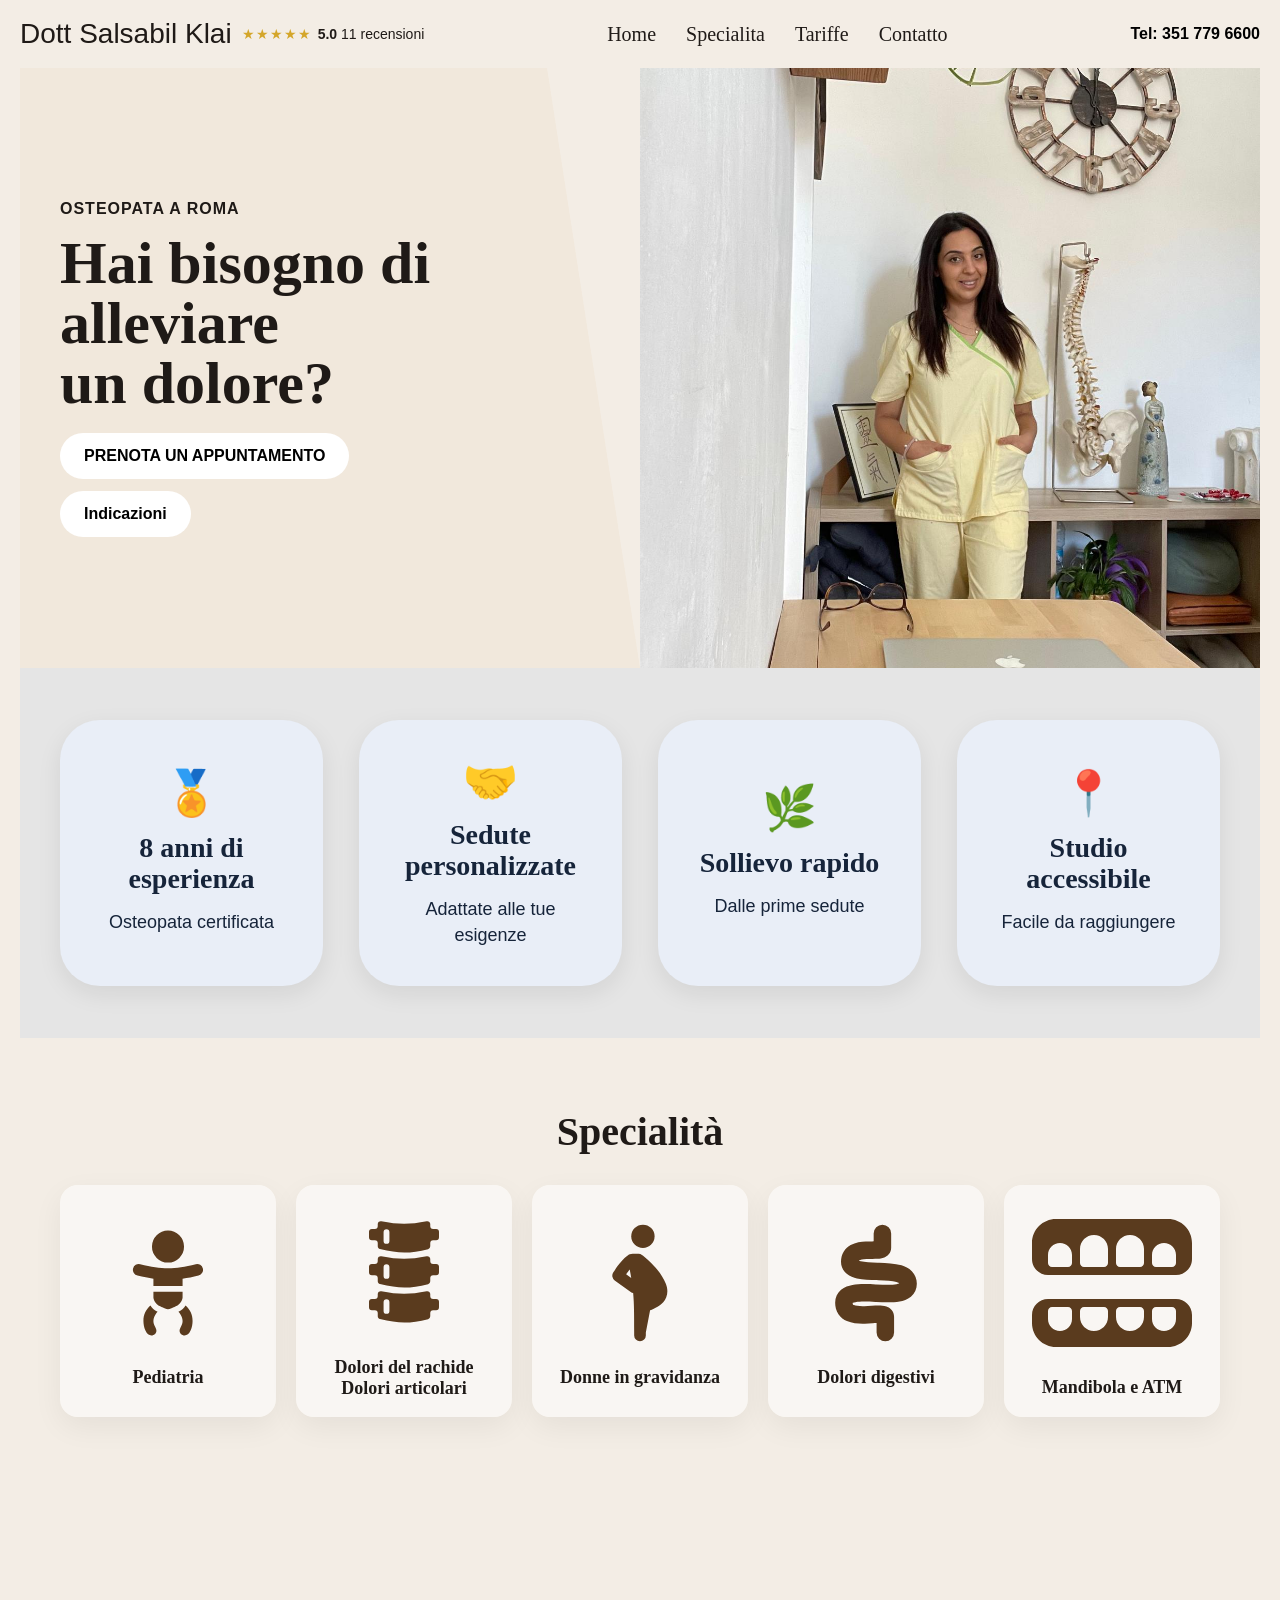
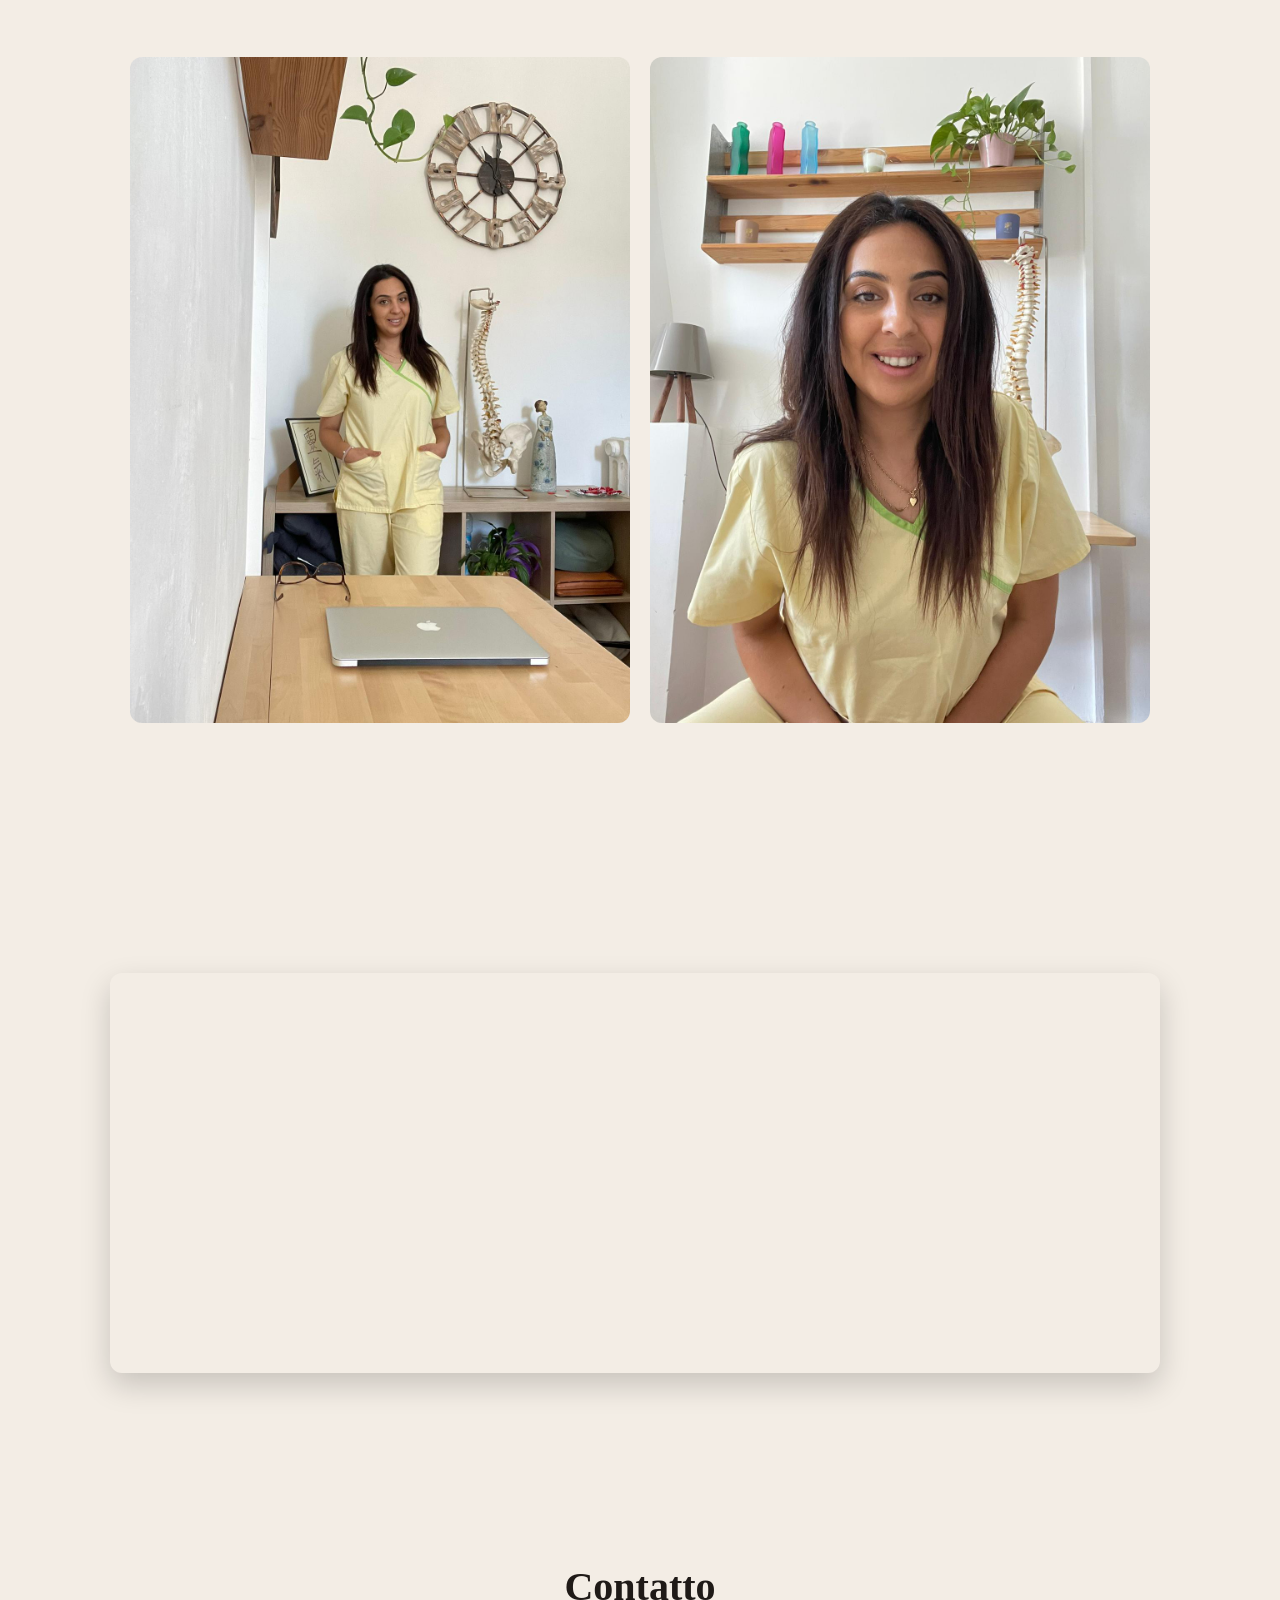
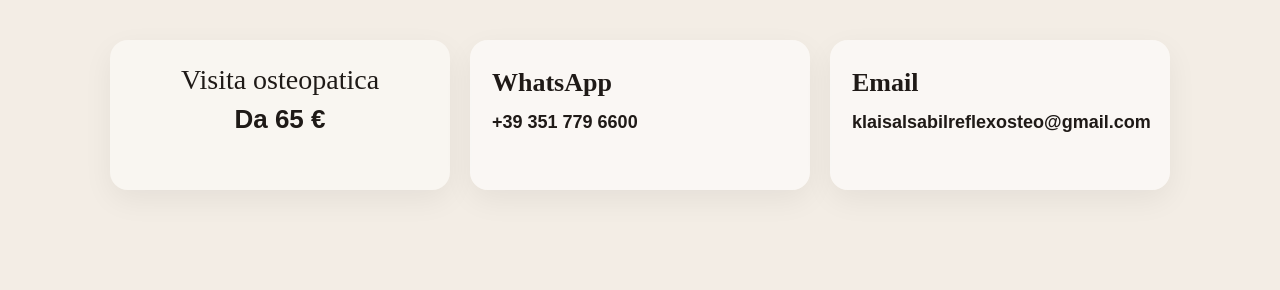
<file: index.html>
<!DOCTYPE html>
<html lang="it">
<head>
  <meta charset="UTF-8" />
  <meta name="viewport" content="width=device-width, initial-scale=1.0" />
  <title>Dott Salsabil Klai</title>
  <link rel="stylesheet" href="styles.css" />
	<script>
	(function(w,d,s,l,i){w[l]=w[l]||[];w[l].push({'gtm.start':
	new Date().getTime(),event:'gtm.js'});var f=d.getElementsByTagName(s)[0],
	j=d.createElement(s),dl=l!='dataLayer'?'&l='+l:'';j.async=true;j.src=
	'https://www.googletagmanager.com/gtm.js?id=GTM-NQ3K4BLM'+dl;f.parentNode.insertBefore(j,f);
	})(window,document,'script','dataLayer','GTM-NQ3K4BLM');
	</script>
</head>
<body>
	<noscript>
<iframe src="https://www.googletagmanager.com/ns.html?id=GTM-NQ3K4BLM"
height="0" width="0" style="display:none;visibility:hidden"></iframe>
</noscript>
  <div class="page" id="home">
	<header class="header">
	  <div class="brand-wrap">
		<div class="brand">Dott Salsabil Klai</div>

		<a class="rating" href="https://share.google/7fMVXIQPK9XBkM8dC" target="_blank" rel="noopener noreferrer">
		  <span class="stars">★★★★★</span>
		  <span><strong>5.0</strong> 11 recensioni</span>
		</a>
	  </div>

	  <nav class="nav">
		<a href="#home">Home</a>
		<a href="#specialita">Specialita</a>
		<a href="#tariffe">Tariffe</a>
		<a href="#contatto">Contatto</a>
	  </nav>
	
	<div class="phone">
    	<a href="tel:+393517796600" style="color: black; text-decoration: none;">Tel: 351 779 6600</a>
	</div>
	</header>

	<section class="hero">
	  <div class="left">
		<div class="eyebrow">OSTEOPATA A ROMA</div>
		<h1 class="title">Hai bisogno di alleviare<br />un dolore?</h1>

	<a class="track-booking"
href="https://www.miodottore.it/salsabil-klai/osteopata-fisioterapista/roma"
target="_blank"
rel="noopener noreferrer"
style="margin-bottom: 12px;">
PRENOTA UN APPUNTAMENTO
</a>

<a class="track-booking" href="https://www.google.com/maps/dir/?api=1&destination=41.9074689,12.4606404" target="_blank" rel="noopener">
        Indicazioni
      </a>
	
	</div>

	  <div class="right"></div>
	</section>
	<section class="features">
	  <div class="feature-card">
		<div class="icon">🏅</div>
		<h3>8 anni di esperienza</h3>
		<p>Osteopata certificata</p>
	  </div>

	  <div class="feature-card">
		<div class="icon">🤝</div>
		<h3>Sedute personalizzate</h3>
		<p>Adattate alle tue esigenze</p>
	  </div>

	  <div class="feature-card">
		<div class="icon">🌿</div>
		<h3>Sollievo rapido</h3>
		<p>Dalle prime sedute</p>
	  </div>

	  <div class="feature-card">
		<div class="icon">📍</div>
		<h3>Studio accessibile</h3>
		<p>Facile da raggiungere</p>
	  </div>
	</section>

	<section class="badges-section" id="specialita">
	  <h2>Specialità</h2>

	  <div class="badges-grid">
		<a href="pediatria.html" class="badge-item">
		<div class="icon-wrap">
			<img src="./pediatria.svg" alt="pediatria" />
		</div>
		<span>Pediatria</span>
		</a>
		

		<a href="dolori-rachide.html" class="badge-item">
		<div class="icon-wrap">
			<img src="./dolori-rachide.svg" alt="Dolori del rachide" />
		</div>
		<span>Dolori del rachide Dolori articolari</span>
		</a>

		<a href="donne-in-gravidanza.html" class="badge-item">
		<div class="icon-wrap">
			<img src="./donne-in-gravidanza.svg" alt="Donne in gravidanza" />
		</div>
		<span>Donne in gravidanza</span>
		</a>
		
		<a href="dolori-digestivi.html" class="badge-item">
		<div class="icon-wrap">
			<img src="./dolori-digestivi.svg" alt="Dolori digestivi" />
		</div>
		<span>Dolori digestivi</span>
		</a>

		<a href="atm.html" class="badge-item">
		<div class="icon-wrap">
			<img src="./atm1.svg" alt="atm" />
		</div>
		<span>Mandibola e ATM</span>
		</a>

		

	  </div>
	</section>
	<div class="badges-text">
		<section class="section" id="gallery">
    <div class="gallery-grid">
        <a href="descr.html">
            <img src="salsa1.jpeg" alt="Foto 1" />
        </a>
        <a href="descr.html">
            <img src="salsa2.jpeg" alt="Foto 2" />
        </a>
    </div>
</section>

	<section class="section" id="tariffe">
		<div class="map-frame">
	<iframe
src="https://www.google.com/maps/embed?pb=!1m18!1m12!1m3!1d2969.1!2d12.4547082!3d41.9153157!2m3!1f0!2f0!3f0!3m2!1i1024!2i768!4f13.1!3m3!1m2!1s0x132f61633d03b193:0xb9ec300e9d42ca29!2sDott.ssa+in+osteopatia+fisioterapia+Salsabil+Klai!5e0!3m2!1sen!2sit!4v1"
loading="lazy"
referrerpolicy="no-referrer-when-downgrade"
title="Mappa Studio Osteopatico"
aria-hidden="false"
tabindex="0"></iframe>
	</div>
	  
	</section>

	<section class="section contact-section" id="contatto">
	  <h2>Contatto</h2>

	  <div class="contact-grid">
			 	<div class="price-box">
			<div class="service">Visita osteopatica</div>
			<div class="price">Da 65 €</div>
	  	</div>

		<div class="contact-card">
		  <h3>WhatsApp</h3>
		  <a href="https://wa.me/393517796600" target="_blank" rel="noopener noreferrer">
			+39 351 779 6600
		  </a>
		</div>

		<div class="contact-card">
		  <h3>Email</h3>
		  <a href="mailto:klaisalsabilreflexosteo@gmail.com">
			klaisalsabilreflexosteo@gmail.com
		  </a>
		</div>
	  </div>
	</section>
  </div>
	<script>
	document.querySelectorAll(".badge-item").forEach(item => {
		const content = item.querySelector(".badge-hidden");

		item.addEventListener("click", () => {
		if (item.classList.contains("active")) {
			content.style.height = "0px";
			item.classList.remove("active");
		} else {
			content.style.height = content.scrollHeight + "px";
			item.classList.add("active");
		}
		});
	});
	</script>
</body>
</html>
</file>
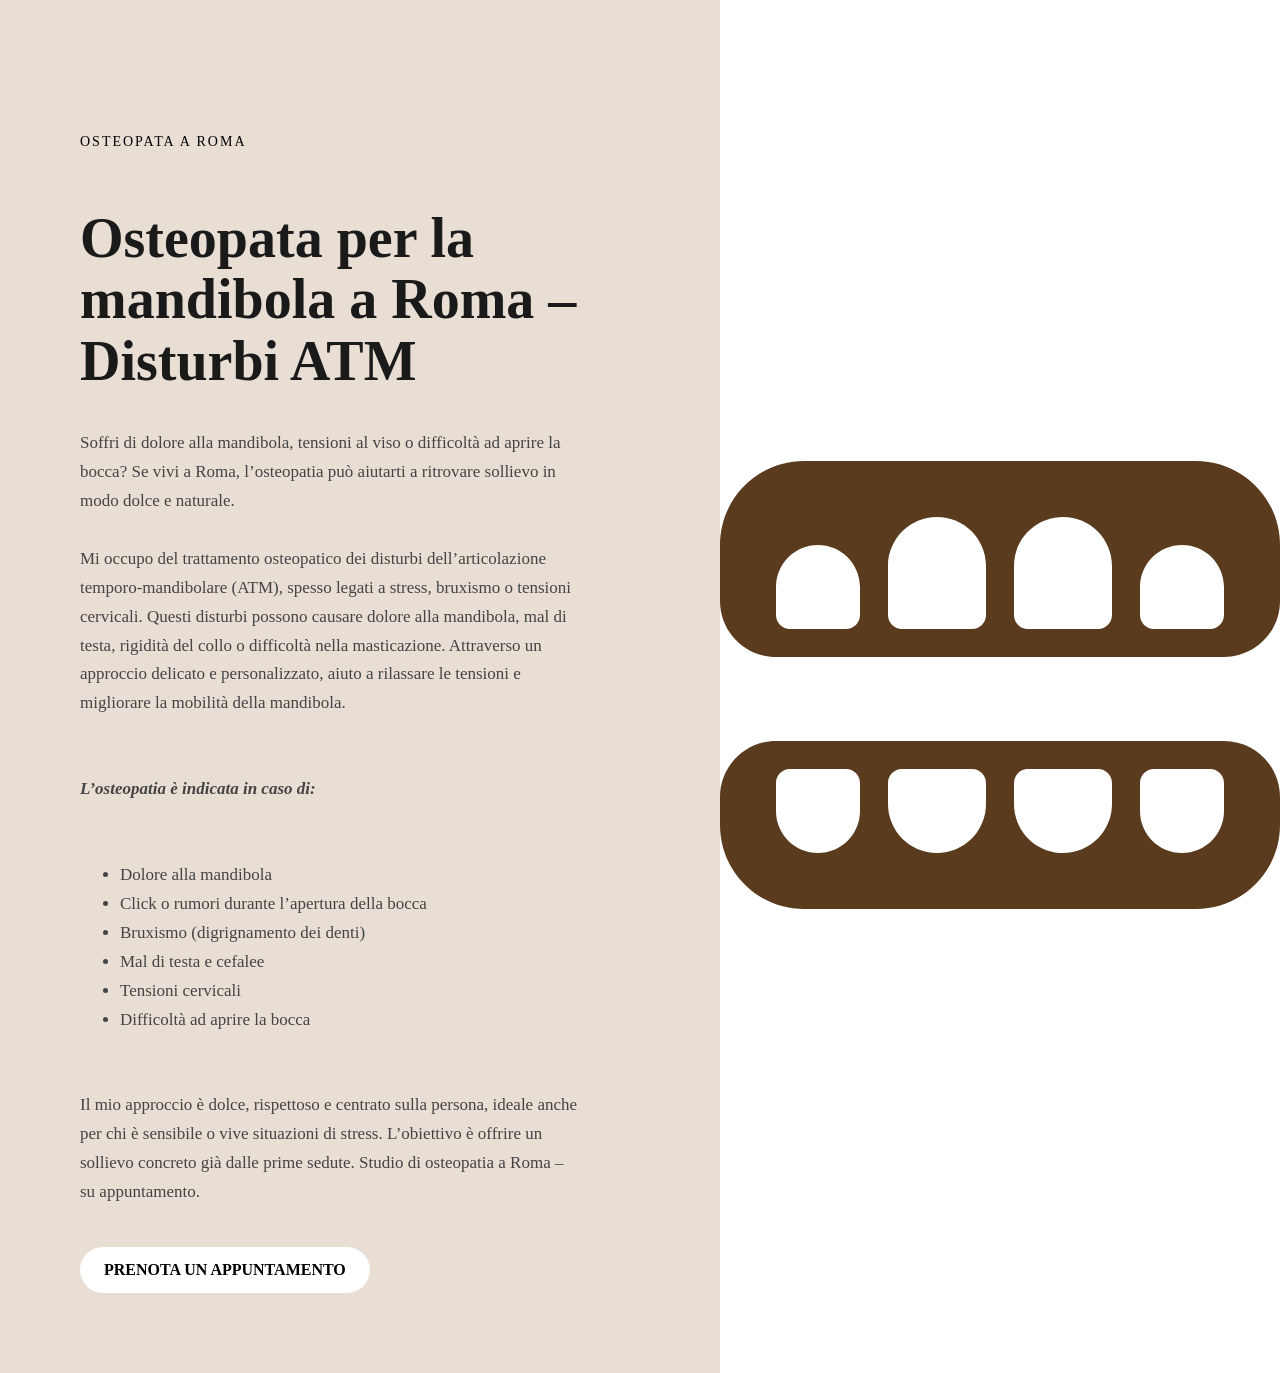
<file: atm.html>
<!DOCTYPE html>
<html lang="it">
<head>
  <meta name="viewport" content="width=device-width, initial-scale=1.0">
  <meta charset="UTF-8">
  <title>Dolori digestivi</title>
  <style>
    .hero-text {
      font-size: 6px;
    }
  </style>
  <link rel="stylesheet" href="otherstyles.css">
  	<script>
	(function(w,d,s,l,i){w[l]=w[l]||[];w[l].push({'gtm.start':
	new Date().getTime(),event:'gtm.js'});var f=d.getElementsByTagName(s)[0],
	j=d.createElement(s),dl=l!='dataLayer'?'&l='+l:'';j.async=true;j.src=
	'https://www.googletagmanager.com/gtm.js?id=GTM-NQ3K4BLM'+dl;f.parentNode.insertBefore(j,f);
	})(window,document,'script','dataLayer','GTM-NQ3K4BLM');
	</script>
</head>
<body>
<noscript>
<iframe src="https://www.googletagmanager.com/ns.html?id=GTM-NQ3K4BLM"
height="0" width="0" style="display:none;visibility:hidden"></iframe>
</noscript>
  <div class="page">

    <div class="hero">
  <div class="hero-left">
    <p class="subtitle">OSTEOPATA A ROMA</p>

<h1 class="hero-title">
  Osteopata per la mandibola a Roma – Disturbi ATM
</h1>

<p class="hero-text">
  Soffri di dolore alla mandibola, tensioni al viso o difficoltà ad aprire la bocca? Se vivi a Roma,
  l’osteopatia può aiutarti a ritrovare sollievo in modo dolce e naturale.
  <br><br>
  Mi occupo del trattamento osteopatico dei disturbi dell’articolazione temporo-mandibolare (ATM),
  spesso legati a stress, bruxismo o tensioni cervicali. Questi disturbi possono causare dolore alla
  mandibola, mal di testa, rigidità del collo o difficoltà nella masticazione. Attraverso un approccio
  delicato e personalizzato, aiuto a rilassare le tensioni e migliorare la mobilità della mandibola.
</p>

<p class="hero-text"><strong><em>L’osteopatia è indicata in caso di:</em></strong></p>

<ul class="hero-text">
  <li>Dolore alla mandibola</li>
  <li>Click o rumori durante l’apertura della bocca</li>
  <li>Bruxismo (digrignamento dei denti)</li>
  <li>Mal di testa e cefalee</li>
  <li>Tensioni cervicali</li>
  <li>Difficoltà ad aprire la bocca</li>
</ul>

<p class="hero-text">
  Il mio approccio è dolce, rispettoso e centrato sulla persona, ideale anche per chi è sensibile o vive
  situazioni di stress. L’obiettivo è offrire un sollievo concreto già dalle prime sedute. Studio di
  osteopatia a Roma – su appuntamento.
</p>

<a 
  class="track-booking" 
  href="https://www.miodottore.it/salsabil-klai/osteopata-fisioterapista/roma" 
  target="_blank" 
  rel="noopener noreferrer">
  PRENOTA UN APPUNTAMENTO
</a>
  </div>

  <div class="hero-right">
<img src="./atm1.svg" alt="Osteopata">
  </div>
</div>
  </div>

</body>
</html>
</file>
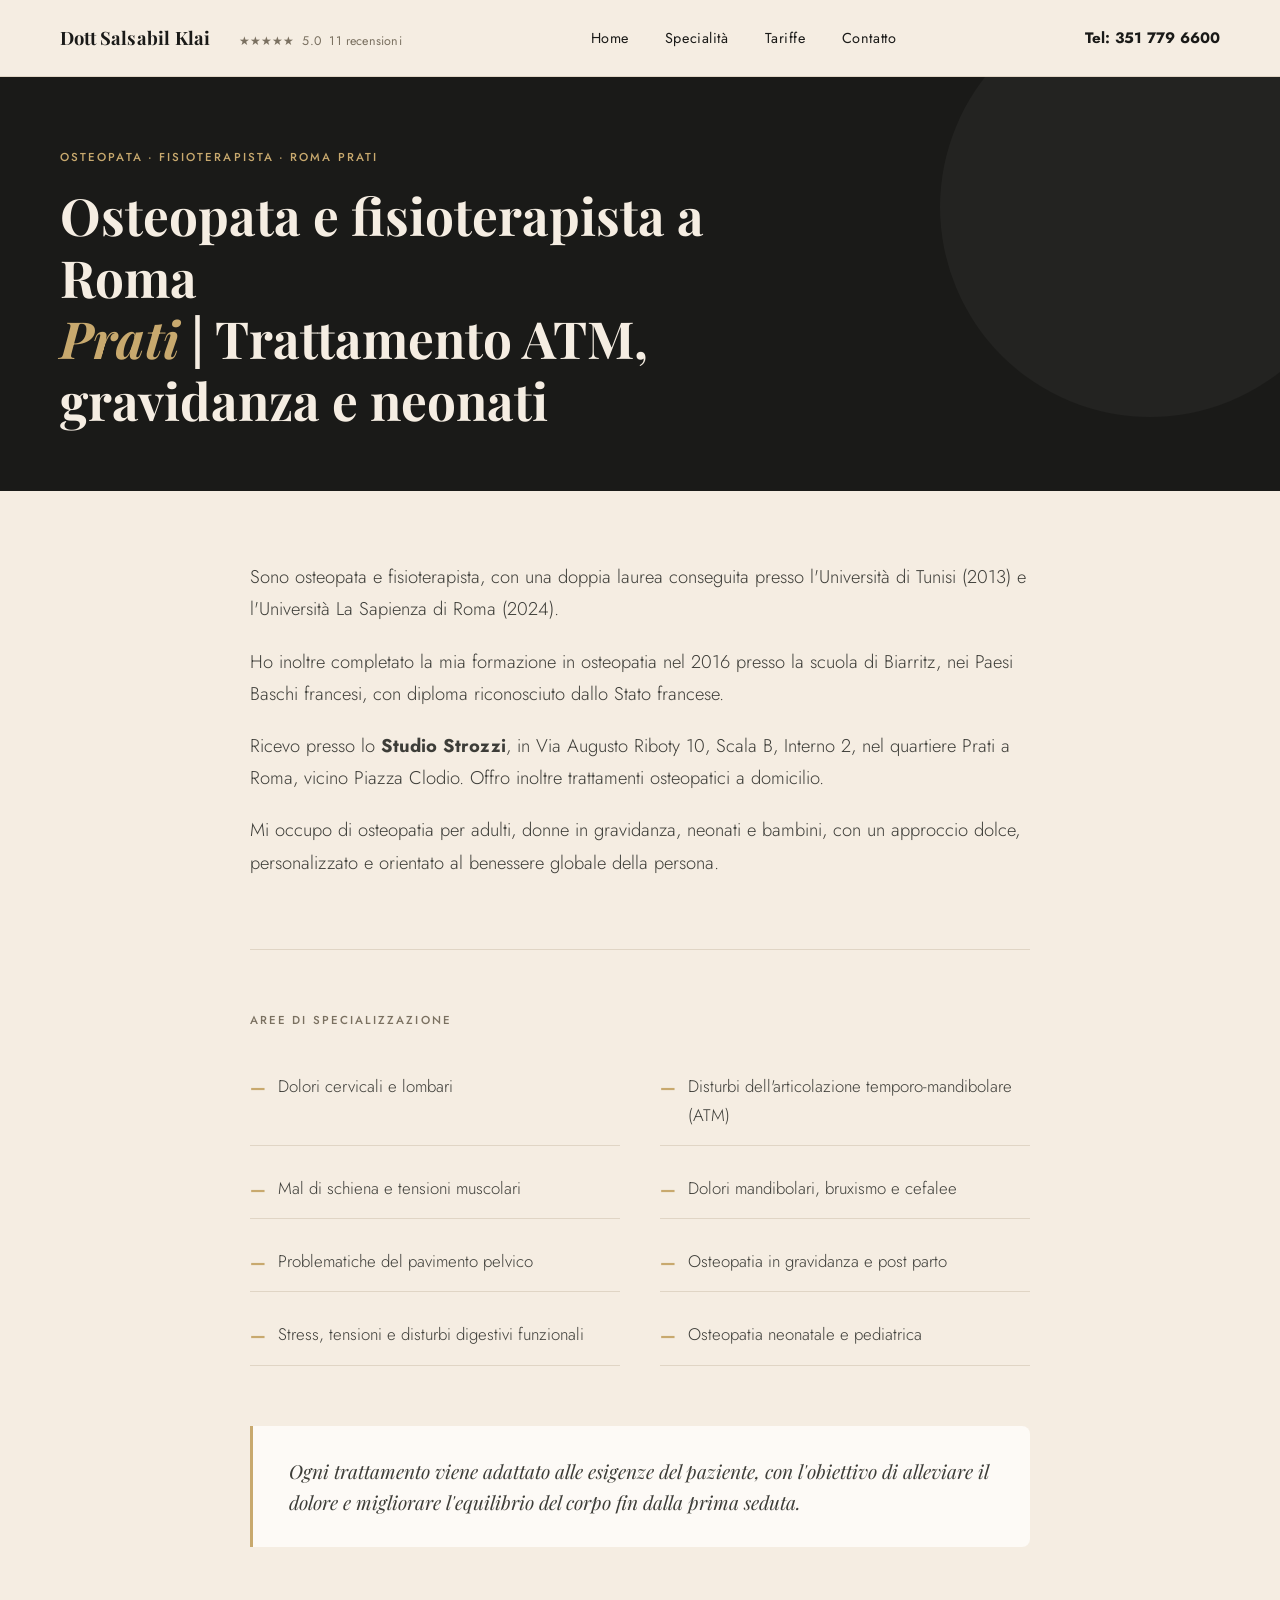
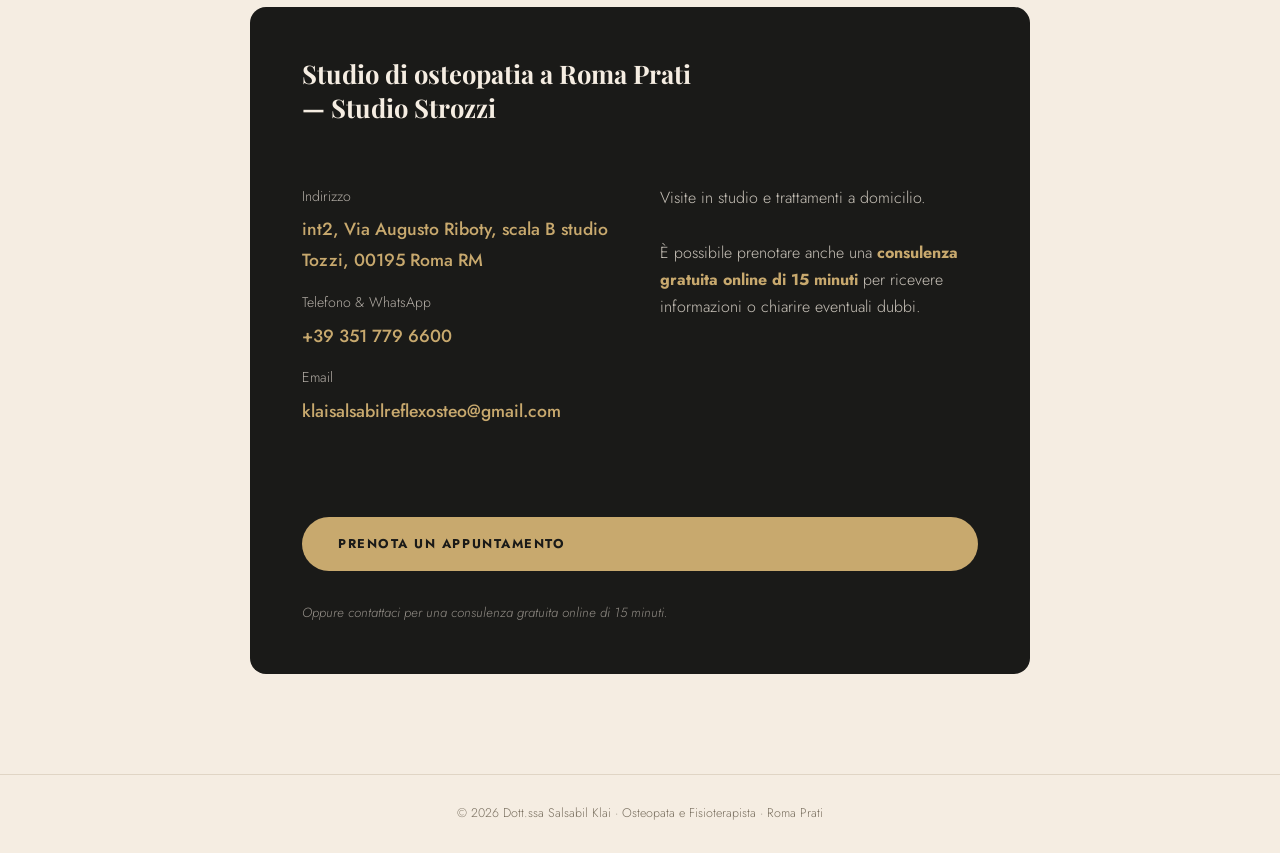
<file: descr.html>
<!DOCTYPE html>
<html lang="it">
<head>
  <meta charset="UTF-8" />
  <meta name="viewport" content="width=device-width, initial-scale=1.0" />
  <title>Dott.ssa Salsabil Klai – Osteopata e Fisioterapista a Roma</title>
  <link href="https://fonts.googleapis.com/css2?family=Playfair+Display:ital,wght@0,400;0,700;1,400&family=Jost:wght@300;400;500&display=swap" rel="stylesheet" />
  <style>
    :root {
      --cream: #f5ede2;
      --dark: #1a1a18;
      --accent: #3d3d38;
      --muted: #7a7060;
      --border: #e0d5c5;
      --white: #fdfaf6;
    }

    * { margin: 0; padding: 0; box-sizing: border-box; }

    body {
      background-color: var(--cream);
      color: var(--dark);
      font-family: 'Jost', sans-serif;
      font-weight: 300;
      line-height: 1.75;
    }

    /* ── HEADER ── */
    header {
      display: flex;
      align-items: center;
      justify-content: space-between;
      padding: 22px 60px;
      background: var(--cream);
      border-bottom: 1px solid var(--border);
      position: sticky;
      top: 0;
      z-index: 100;
    }

    .logo {
      font-family: 'Playfair Display', serif;
      font-size: 1.15rem;
      font-weight: 700;
      letter-spacing: 0.01em;
      color: var(--dark);
      text-decoration: none;
    }

    .logo span {
      display: inline-flex;
      align-items: center;
      gap: 8px;
      font-size: 0.78rem;
      font-family: 'Jost', sans-serif;
      font-weight: 400;
      color: var(--muted);
      margin-left: 12px;
    }

    .stars { color: #c8a96e; font-size: 0.85rem; }

    nav { display: flex; gap: 36px; }
    nav a {
      text-decoration: none;
      color: var(--dark);
      font-size: 0.9rem;
      font-weight: 400;
      letter-spacing: 0.04em;
      transition: color 0.2s;
    }
    nav a:hover { color: var(--muted); }

    .tel {
      font-weight: 700;
      font-size: 0.95rem;
      color: var(--dark);
      text-decoration: none;
    }

    /* ── HERO STRIP ── */
    .hero-strip {
      background: var(--dark);
      color: var(--cream);
      padding: 70px 60px 60px;
      position: relative;
      overflow: hidden;
    }

    .hero-strip::before {
      content: '';
      position: absolute;
      right: -80px; top: -80px;
      width: 420px; height: 420px;
      border-radius: 50%;
      background: rgba(255,255,255,0.04);
    }

    .eyebrow {
      font-size: 0.72rem;
      letter-spacing: 0.18em;
      text-transform: uppercase;
      color: #c8a96e;
      margin-bottom: 18px;
      font-weight: 500;
    }

    .hero-strip h1 {
      font-family: 'Playfair Display', serif;
      font-size: clamp(2rem, 4vw, 3.2rem);
      font-weight: 700;
      line-height: 1.2;
      max-width: 780px;
    }

    .hero-strip h1 em {
      font-style: italic;
      color: #c8a96e;
    }

    /* ── MAIN CONTENT ── */
    main {
      max-width: 860px;
      margin: 0 auto;
      padding: 70px 40px 100px;
    }

    /* Intro block */
    .intro {
      margin-bottom: 60px;
      padding-bottom: 50px;
      border-bottom: 1px solid var(--border);
    }

    .intro p {
      font-size: 1.05rem;
      color: var(--accent);
      margin-bottom: 20px;
    }

    /* Specialties */
    .specialties {
      margin-bottom: 60px;
    }

    .section-label {
      font-size: 0.72rem;
      letter-spacing: 0.18em;
      text-transform: uppercase;
      color: var(--muted);
      margin-bottom: 28px;
      font-weight: 500;
    }

    .specialties-grid {
      display: grid;
      grid-template-columns: 1fr 1fr;
      gap: 14px 40px;
    }

    .specialty-item {
      display: flex;
      align-items: flex-start;
      gap: 12px;
      font-size: 0.95rem;
      color: var(--accent);
      padding: 14px 0;
      border-bottom: 1px solid var(--border);
    }

    .specialty-item::before {
      content: '—';
      color: #c8a96e;
      font-weight: 700;
      flex-shrink: 0;
      margin-top: 1px;
    }

    /* CTA paragraph */
    .cta-text {
      font-family: 'Playfair Display', serif;
      font-size: 1.2rem;
      font-style: italic;
      color: var(--accent);
      margin-bottom: 60px;
      padding: 30px 36px;
      border-left: 3px solid #c8a96e;
      background: var(--white);
      border-radius: 0 8px 8px 0;
      line-height: 1.6;
    }

    /* Contact card */
    .contact-card {
      background: var(--dark);
      color: var(--cream);
      border-radius: 16px;
      padding: 50px 52px;
      display: grid;
      grid-template-columns: 1fr 1fr;
      gap: 40px;
    }

    .contact-card h2 {
      font-family: 'Playfair Display', serif;
      font-size: 1.6rem;
      font-weight: 700;
      margin-bottom: 20px;
      grid-column: 1 / -1;
      line-height: 1.3;
    }

    .contact-info p {
      font-size: 0.88rem;
      color: rgba(245,237,226,0.7);
      margin-bottom: 6px;
    }

    .contact-info a {
      color: #c8a96e;
      text-decoration: none;
      font-size: 1rem;
      font-weight: 500;
      display: block;
      margin-bottom: 14px;
    }

    .contact-info a:hover { text-decoration: underline; }

    .address-block p {
      font-size: 0.9rem;
      color: rgba(245,237,226,0.8);
      line-height: 1.7;
    }

    /* Booking button */
    .btn-book {
      display: inline-block;
      margin-top: 36px;
      padding: 16px 36px;
      background: #c8a96e;
      color: var(--dark);
      font-family: 'Jost', sans-serif;
      font-weight: 700;
      font-size: 0.8rem;
      letter-spacing: 0.12em;
      text-transform: uppercase;
      text-decoration: none;
      border-radius: 100px;
      transition: opacity 0.2s, transform 0.2s;
      grid-column: 1 / -1;
    }
    .btn-book:hover { opacity: 0.88; transform: translateY(-1px); }

    .free-consult {
      grid-column: 1 / -1;
      margin-top: -10px;
      font-size: 0.83rem;
      color: rgba(245,237,226,0.55);
      font-style: italic;
    }

    /* ── FOOTER ── */
    footer {
      text-align: center;
      padding: 28px 20px;
      font-size: 0.78rem;
      color: var(--muted);
      border-top: 1px solid var(--border);
    }

    /* ── RESPONSIVE ── */
    @media (max-width: 700px) {
      header { padding: 18px 22px; flex-wrap: wrap; gap: 12px; }
      nav { gap: 20px; }
      .hero-strip { padding: 50px 22px 44px; }
      main { padding: 50px 22px 80px; }
      .specialties-grid { grid-template-columns: 1fr; }
      .contact-card { grid-template-columns: 1fr; padding: 36px 28px; }
      .contact-card h2 { grid-column: 1; }
      .btn-book, .free-consult { grid-column: 1; }
    }
    .intro p {
  font-size: 1.15rem;  /* was 1.05rem */
}

.specialty-item {
  font-size: 1.05rem;  /* was 0.95rem */
}

.address-block p {
  font-size: 1rem;     /* was 0.9rem */
}

.contact-info a {
  font-size: 1.1rem;   /* was 1rem */
}
  </style>
</head>
<body>

  <!-- HEADER -->
  <header>
    <a href="index.html" class="logo">
      Dott Salsabil Klai
      <span><span class="stars">★★★★★</span> 5.0 &nbsp;11 recensioni</span>
    </a>
    <nav>
      <a href="index.html#home">Home</a>
      <a href="index.html#specialita">Specialità</a>
      <a href="index.html#tariffe">Tariffe</a>
      <a href="index.html#contatto">Contatto</a>
    </nav>
    <a href="tel:+393517796600" class="tel">Tel: 351 779 6600</a>
  </header>

  <!-- HERO -->
  <div class="hero-strip">
    <div class="eyebrow">Osteopata · Fisioterapista · Roma Prati</div>
    <h1>Osteopata e fisioterapista a Roma<br /><em>Prati</em> | Trattamento ATM, gravidanza e neonati</h1>
  </div>

  <!-- MAIN -->
  <main>

    <!-- Intro -->
    <div class="intro">
      <p>
        Sono osteopata e fisioterapista, con una doppia laurea conseguita presso l'Università di Tunisi (2013)
        e l'Università La Sapienza di Roma (2024).
      </p>
      <p>
        Ho inoltre completato la mia formazione in osteopatia nel 2016 presso la scuola di Biarritz,
        nei Paesi Baschi francesi, con diploma riconosciuto dallo Stato francese.
      </p>
      <p>
        Ricevo presso lo <strong>Studio Strozzi</strong>, in Via Augusto Riboty 10, Scala B, Interno 2,
        nel quartiere Prati a Roma, vicino Piazza Clodio. Offro inoltre trattamenti osteopatici a domicilio.
      </p>
      <p>
        Mi occupo di osteopatia per adulti, donne in gravidanza, neonati e bambini, con un approccio dolce,
        personalizzato e orientato al benessere globale della persona.
      </p>
    </div>

    <!-- Specialties -->
    <div class="specialties">
      <div class="section-label">Aree di specializzazione</div>
      <div class="specialties-grid">
        <div class="specialty-item">Dolori cervicali e lombari</div>
        <div class="specialty-item">Disturbi dell'articolazione temporo-mandibolare (ATM)</div>
        <div class="specialty-item">Mal di schiena e tensioni muscolari</div>
        <div class="specialty-item">Dolori mandibolari, bruxismo e cefalee</div>
        <div class="specialty-item">Problematiche del pavimento pelvico</div>
        <div class="specialty-item">Osteopatia in gravidanza e post parto</div>
        <div class="specialty-item">Stress, tensioni e disturbi digestivi funzionali</div>
        <div class="specialty-item">Osteopatia neonatale e pediatrica</div>
      </div>
    </div>

    <!-- Quote -->
    <div class="cta-text">
      Ogni trattamento viene adattato alle esigenze del paziente, con l'obiettivo di alleviare il dolore
      e migliorare l'equilibrio del corpo fin dalla prima seduta.
    </div>

    <!-- Contact card -->
    <div class="contact-card">
      <h2>Studio di osteopatia a Roma Prati<br />— Studio Strozzi</h2>

      <div class="contact-info">
        <p>Indirizzo</p>
        <a href="https://www.google.com/maps/place/Dott.ssa+in+osteopatia+fisioterapia+Salsabil+Klai/@41.9153197,12.4521279,725m/data=!3m1!1e3!4m6!3m5!1s0x132f61633d03b193:0xb9ec300e9d42ca29!8m2!3d41.9153157!4d12.4547082!16s%2Fg%2F11jlvtz_mn?entry=ttu&g_ep=EgoyMDI2MDUwNi4wIKXMDSoASAFQAw%3D%3D" target="_blank">
          int2, Via Augusto Riboty, scala B studio Tozzi, 00195 Roma RM
        </a>
        <p>Telefono & WhatsApp</p>
        <a href="tel:+393517796600">+39 351 779 6600</a>
        <p>Email</p>
        <a href="mailto:klaisalsabilreflexosteo@gmail.com">klaisalsabilreflexosteo@gmail.com</a>
      </div>

      <div class="address-block">
        <p>Visite in studio e trattamenti a domicilio.</p>
        <br />
        <p>È possibile prenotare anche una <strong style="color:#c8a96e;">consulenza gratuita online di 15 minuti</strong> per ricevere informazioni o chiarire eventuali dubbi.</p>
      </div>

      <a
        class="btn-book"
        href="https://www.miodottore.it/salsabil-klai/osteopata-fisioterapista/roma"
        target="_blank"
        rel="noopener noreferrer">
        Prenota un appuntamento
      </a>

      <p class="free-consult">Oppure contattaci per una consulenza gratuita online di 15 minuti.</p>
    </div>

  </main>

  <footer>
    © 2026 Dott.ssa Salsabil Klai · Osteopata e Fisioterapista · Roma Prati
  </footer>

</body>
</html>
</file>
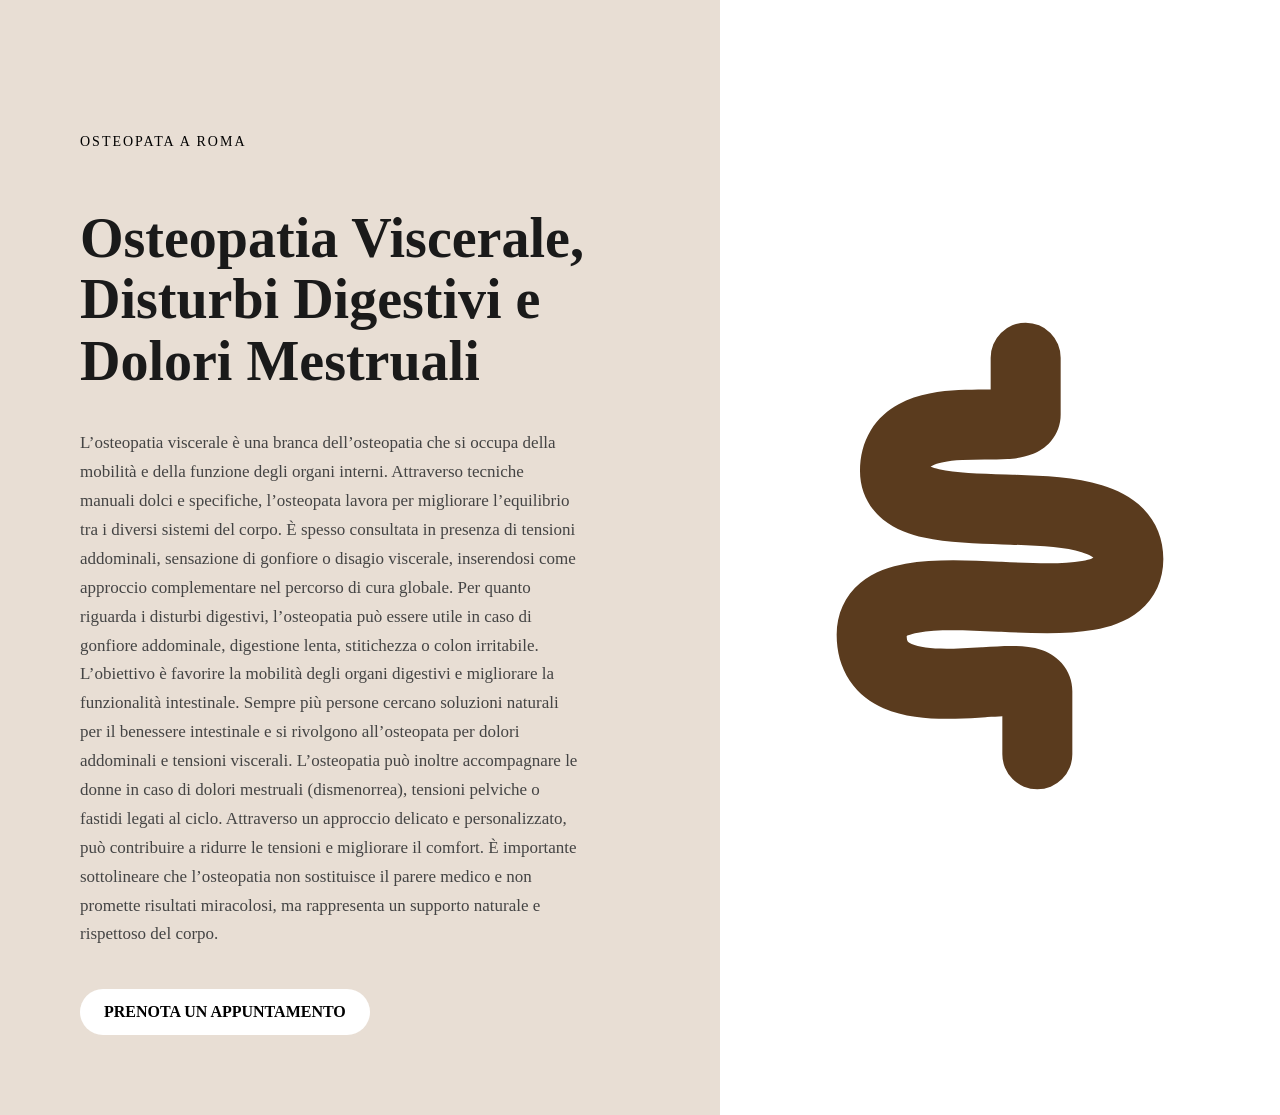
<file: dolori-digestivi.html>
<!DOCTYPE html>
<html lang="it">
<head>
  <meta name="viewport" content="width=device-width, initial-scale=1.0">
  <meta charset="UTF-8">
  <title>Dolori digestivi</title>
  <link rel="stylesheet" href="otherstyles.css">
  	<script>
	(function(w,d,s,l,i){w[l]=w[l]||[];w[l].push({'gtm.start':
	new Date().getTime(),event:'gtm.js'});var f=d.getElementsByTagName(s)[0],
	j=d.createElement(s),dl=l!='dataLayer'?'&l='+l:'';j.async=true;j.src=
	'https://www.googletagmanager.com/gtm.js?id=GTM-NQ3K4BLM'+dl;f.parentNode.insertBefore(j,f);
	})(window,document,'script','dataLayer','GTM-NQ3K4BLM');
	</script>
</head>
<body>
  <noscript>
<iframe src="https://www.googletagmanager.com/ns.html?id=GTM-NQ3K4BLM"
height="0" width="0" style="display:none;visibility:hidden"></iframe>
</noscript>
  <div class="page">

    <div class="hero">
  <div class="hero-left">
    <p class="subtitle">OSTEOPATA A ROMA</p>

    <h1 class="hero-title">
      Osteopatia Viscerale, Disturbi Digestivi e Dolori
Mestruali
    </h1>

    <p class="hero-text">
      L’osteopatia viscerale è una branca dell’osteopatia che si occupa della mobilità e della funzione
degli organi interni. Attraverso tecniche manuali dolci e specifiche, l’osteopata lavora per migliorare
l’equilibrio tra i diversi sistemi del corpo. È spesso consultata in presenza di tensioni addominali,
sensazione di gonfiore o disagio viscerale, inserendosi come approccio complementare nel
percorso di cura globale.
Per quanto riguarda i disturbi digestivi, l’osteopatia può essere utile in caso di gonfiore addominale,
digestione lenta, stitichezza o colon irritabile. L’obiettivo è favorire la mobilità degli organi digestivi e
migliorare la funzionalità intestinale. Sempre più persone cercano soluzioni naturali per il benessere
intestinale e si rivolgono all’osteopata per dolori addominali e tensioni viscerali.
L’osteopatia può inoltre accompagnare le donne in caso di dolori mestruali (dismenorrea), tensioni
pelviche o fastidi legati al ciclo. Attraverso un approccio delicato e personalizzato, può contribuire a
ridurre le tensioni e migliorare il comfort. È importante sottolineare che l’osteopatia non sostituisce il
parere medico e non promette risultati miracolosi, ma rappresenta un supporto naturale e rispettoso
del corpo.
    </p>

    <a 
  class="track-booking" 
  href="https://www.miodottore.it/salsabil-klai/osteopata-fisioterapista/roma" 
  target="_blank" 
  rel="noopener noreferrer">
  PRENOTA UN APPUNTAMENTO
</a>
  </div>

  <div class="hero-right">
    <img src="./dolori-digestivi.svg" alt="Osteopata">
  </div>
</div>
  </div>

</body>
</html>
</file>
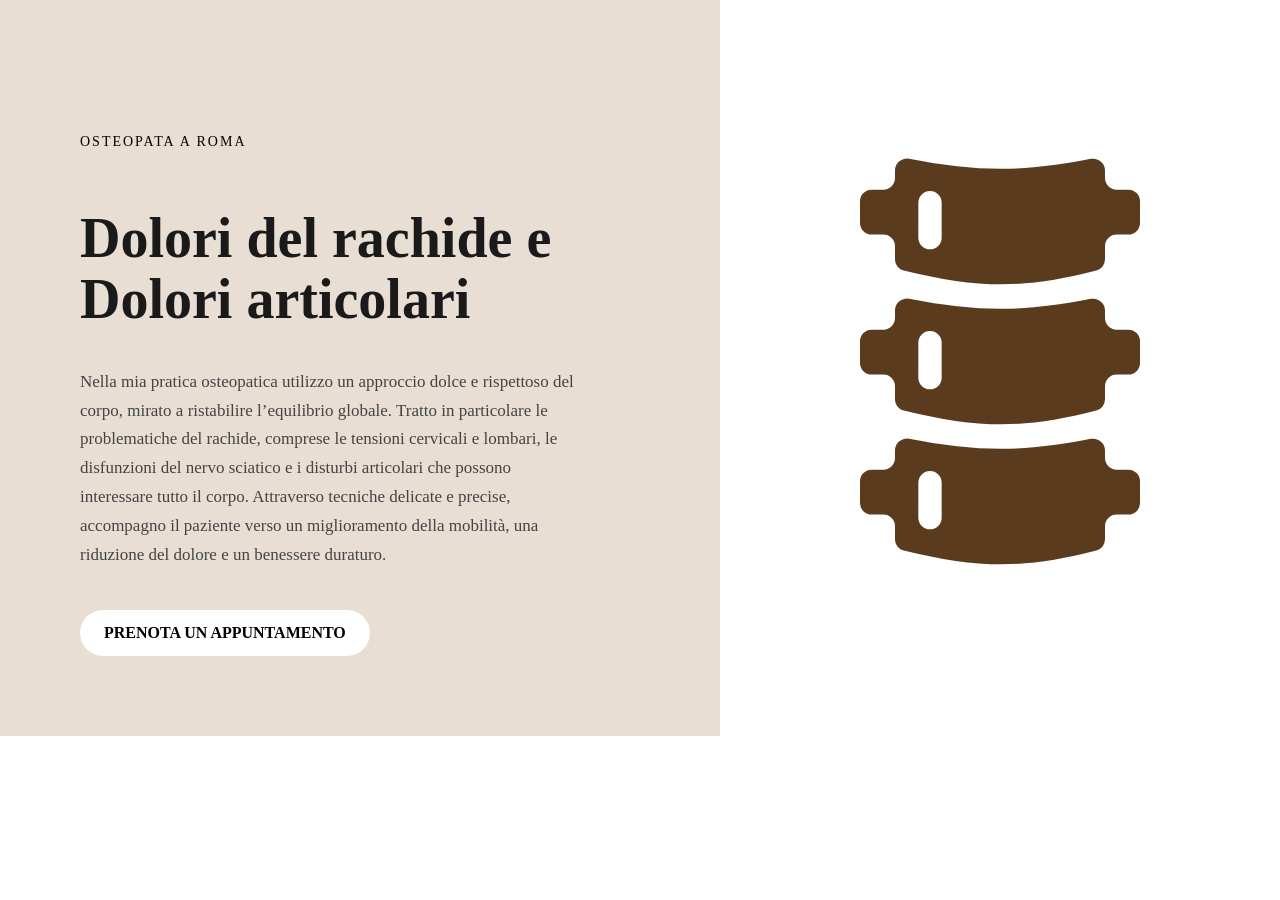
<file: dolori-rachide.html>
<!DOCTYPE html>
<html lang="it">
<head>
  <meta name="viewport" content="width=device-width, initial-scale=1.0">
  <meta charset="UTF-8">
  <title>Dolori digestivi</title>
  <link rel="stylesheet" href="otherstyles.css">
  	<script>
	(function(w,d,s,l,i){w[l]=w[l]||[];w[l].push({'gtm.start':
	new Date().getTime(),event:'gtm.js'});var f=d.getElementsByTagName(s)[0],
	j=d.createElement(s),dl=l!='dataLayer'?'&l='+l:'';j.async=true;j.src=
	'https://www.googletagmanager.com/gtm.js?id=GTM-NQ3K4BLM'+dl;f.parentNode.insertBefore(j,f);
	})(window,document,'script','dataLayer','GTM-NQ3K4BLM');
	</script>
</head>
<body>
<noscript>
<iframe src="https://www.googletagmanager.com/ns.html?id=GTM-NQ3K4BLM"
height="0" width="0" style="display:none;visibility:hidden"></iframe>
</noscript>
  <div class="page">

    <div class="hero">
  <div class="hero-left">
    <p class="subtitle">OSTEOPATA A ROMA</p>

    <h1 class="hero-title">
      Dolori del rachide e Dolori articolari
    </h1>

    <p class="hero-text">
      Nella mia pratica osteopatica utilizzo un approccio dolce e rispettoso del corpo, mirato a ristabilire
      l’equilibrio globale. Tratto in particolare le problematiche del rachide, comprese le tensioni cervicali
      e lombari, le disfunzioni del nervo sciatico e i disturbi articolari che possono interessare tutto il
      corpo. Attraverso tecniche delicate e precise, accompagno il paziente verso un miglioramento della
      mobilità, una riduzione del dolore e un benessere duraturo.
    </p>

    <a 
  class="cta track-booking" 
  href="https://www.miodottore.it/salsabil-klai/osteopata-fisioterapista/roma" 
  target="_blank" 
  rel="noopener noreferrer">
  PRENOTA UN APPUNTAMENTO
</a>
  </div>

  <div class="hero-right">
    <img src="./dolori-rachide.svg" alt="Osteopata">
  </div>
</div>
  </div>

</body>
</html>
</file>
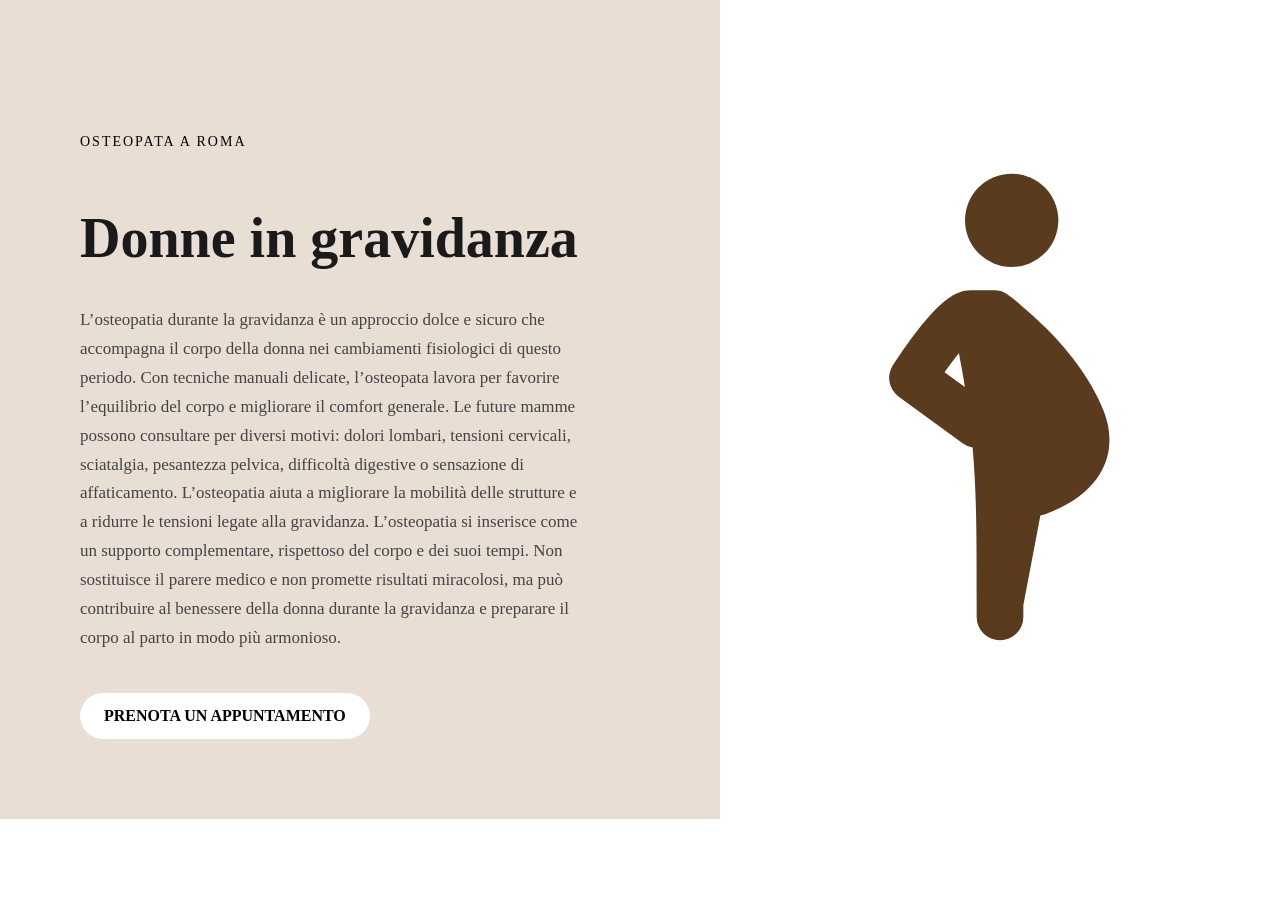
<file: donne-in-gravidanza.html>
<!DOCTYPE html>
<html lang="it">
<head>
  <meta name="viewport" content="width=device-width, initial-scale=1.0">
  <meta charset="UTF-8">
  <title>Donne in gravidanza</title>
<link rel="stylesheet" href="otherstyles.css">
	<script>
	(function(w,d,s,l,i){w[l]=w[l]||[];w[l].push({'gtm.start':
	new Date().getTime(),event:'gtm.js'});var f=d.getElementsByTagName(s)[0],
	j=d.createElement(s),dl=l!='dataLayer'?'&l='+l:'';j.async=true;j.src=
	'https://www.googletagmanager.com/gtm.js?id=GTM-NQ3K4BLM'+dl;f.parentNode.insertBefore(j,f);
	})(window,document,'script','dataLayer','GTM-NQ3K4BLM');
	</script>
</head>
<body>
<noscript>
<iframe src="https://www.googletagmanager.com/ns.html?id=GTM-NQ3K4BLM"
height="0" width="0" style="display:none;visibility:hidden"></iframe>
</noscript>
  <div class="page">

    <div class="hero">
  <div class="hero-left">
    <p class="subtitle">OSTEOPATA A ROMA</p>

    <h1 class="hero-title">
      Donne in gravidanza
    </h1>

    <p class="hero-text">
      L’osteopatia durante la gravidanza è un approccio dolce e sicuro che accompagna il corpo della
donna nei cambiamenti fisiologici di questo periodo. Con tecniche manuali delicate, l’osteopata
lavora per favorire l’equilibrio del corpo e migliorare il comfort generale.
Le future mamme possono consultare per diversi motivi: dolori lombari, tensioni cervicali, sciatalgia,
pesantezza pelvica, difficoltà digestive o sensazione di affaticamento. L’osteopatia aiuta a
migliorare la mobilità delle strutture e a ridurre le tensioni legate alla gravidanza.
L’osteopatia si inserisce come un supporto complementare, rispettoso del corpo e dei suoi tempi.
Non sostituisce il parere medico e non promette risultati miracolosi, ma può contribuire al
benessere della donna durante la gravidanza e preparare il corpo al parto in modo più armonioso.
    </p>

<a 
  class="track-booking" 
  href="https://www.miodottore.it/salsabil-klai/osteopata-fisioterapista/roma" 
  target="_blank" 
  rel="noopener noreferrer">
  PRENOTA UN APPUNTAMENTO
</a>  </div>

  <div class="hero-right">
    <img src="./donne-in-gravidanza.svg" alt="Osteopata">
  </div>
</div>
  </div>

</body>
</html>
</file>
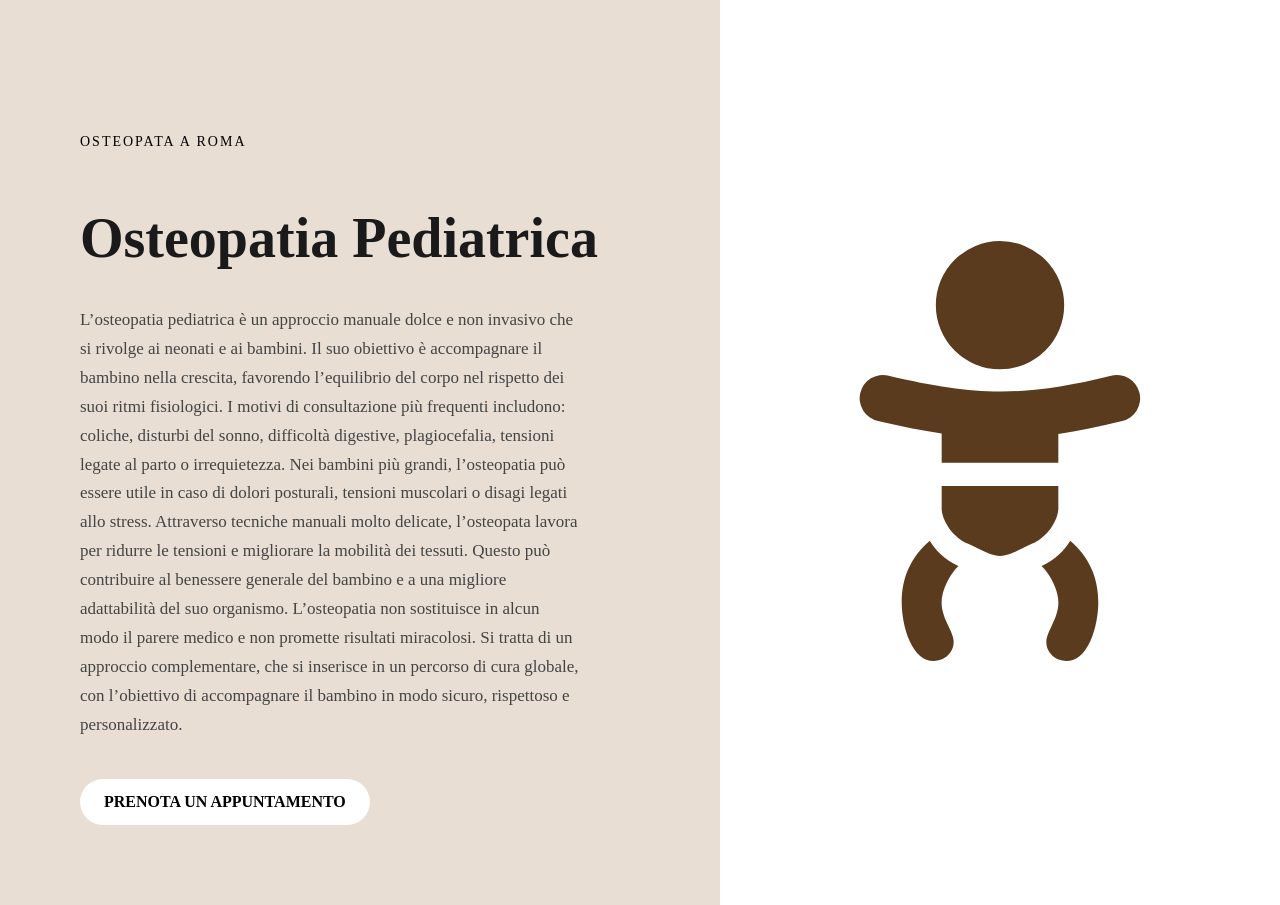
<file: pediatria.html>
<!DOCTYPE html>
<html lang="it">
<head>
  <meta name="viewport" content="width=device-width, initial-scale=1.0">
  <meta charset="UTF-8">
  <title>Dolori digestivi</title>
  <link rel="stylesheet" href="otherstyles.css">
  	<script>
	(function(w,d,s,l,i){w[l]=w[l]||[];w[l].push({'gtm.start':
	new Date().getTime(),event:'gtm.js'});var f=d.getElementsByTagName(s)[0],
	j=d.createElement(s),dl=l!='dataLayer'?'&l='+l:'';j.async=true;j.src=
	'https://www.googletagmanager.com/gtm.js?id=GTM-NQ3K4BLM'+dl;f.parentNode.insertBefore(j,f);
	})(window,document,'script','dataLayer','GTM-NQ3K4BLM');
	</script>
</head>
<body>
<noscript>
<iframe src="https://www.googletagmanager.com/ns.html?id=GTM-NQ3K4BLM"
height="0" width="0" style="display:none;visibility:hidden"></iframe>
</noscript>
  <div class="page">

    <div class="hero">
  <div class="hero-left">
    <p class="subtitle">OSTEOPATA A ROMA</p>

    <h1 class="hero-title">
      Osteopatia Pediatrica

    </h1>

    <p class="hero-text">
      L’osteopatia pediatrica è un approccio manuale dolce e non invasivo che si rivolge ai neonati e ai
bambini. Il suo obiettivo è accompagnare il bambino nella crescita, favorendo l’equilibrio del corpo
nel rispetto dei suoi ritmi fisiologici.
I motivi di consultazione più frequenti includono: coliche, disturbi del sonno, difficoltà digestive,
plagiocefalia, tensioni legate al parto o irrequietezza. Nei bambini più grandi, l’osteopatia può
essere utile in caso di dolori posturali, tensioni muscolari o disagi legati allo stress.
Attraverso tecniche manuali molto delicate, l’osteopata lavora per ridurre le tensioni e migliorare la
mobilità dei tessuti. Questo può contribuire al benessere generale del bambino e a una migliore
adattabilità del suo organismo.
L’osteopatia non sostituisce in alcun modo il parere medico e non promette risultati miracolosi. Si
tratta di un approccio complementare, che si inserisce in un percorso di cura globale, con l’obiettivo
di accompagnare il bambino in modo sicuro, rispettoso e personalizzato.
    </p>

    <a 
  class="track-booking" 
  href="https://www.miodottore.it/salsabil-klai/osteopata-fisioterapista/roma" 
  target="_blank" 
  rel="noopener noreferrer">
  PRENOTA UN APPUNTAMENTO
</a>
  </div>

  <div class="hero-right">
    <img src="./pediatria.svg" alt="Osteopata">
  </div>
</div>
  </div>

</body>
</html>
</file>
<file: styles.css>
:root{
  --bg: #f3ede5;
  --panel: rgba(242, 232, 220, 0.95);
  --text: #1f1a17;
  --muted: #6f655d;
  --gold: #d4a62a;
  --blue: #e5e5e5;
  --blue-card: #e9eef7;
  --blue-text: #16243a;
}

*{
  box-sizing: border-box;
}

html{
  scroll-behavior: smooth;
}

body{
  margin: 0;
  font-family: Arial, Helvetica, sans-serif;
  background: var(--bg);
  color: var(--text);
}

.page{
  max-width: 1600px;
  margin: 0 auto;
  padding: 20px;
}

.header{
  display: flex;
  align-items: center;
  justify-content: space-between;
  gap: 20px;
  padding-bottom: 20px;
}

.brand-wrap{
  display: flex;
  align-items: center;
  gap: 10px;
  flex-wrap: wrap;
}

.brand{
  font-size: 28px;
  line-height: 1;
  white-space: nowrap;
}

.rating{
  display: flex;
  align-items: center;
  gap: 6px;
  text-decoration: none;
  color: inherit;
  white-space: nowrap;
  font-size: 14px;
}

.stars{
  color: var(--gold);
  letter-spacing: 1px;
}

.nav{
  display: flex;
  gap: 30px;
  align-items: center;
  font-family: Georgia, serif;
}

.nav a{
  text-decoration: none;
  color: var(--text);
  font-size: 20px;
}

.phone{
  font-weight: bold;
  white-space: nowrap;
}

.hero{
  display: grid;
  grid-template-columns: 1fr 1fr;
  min-height: 600px;
}

.left{
  padding: 60px 40px;
  display: flex;
  flex-direction: column;
  justify-content: center;
  position: relative;
}

.left::before{
  content: "";
  position: absolute;
  inset: 0;
  background: var(--panel);
  clip-path: polygon(0 0, 85% 0, 100% 100%, 0 100%);
  z-index: -1;
}

.eyebrow{
  font-weight: bold;
  letter-spacing: 1px;
  margin-bottom: 15px;
}

.title{
  font-family: Georgia, serif;
  font-size: 60px;
  line-height: 1;
  margin: 0 0 20px;
  max-width: 700px;
}

.cta{
  background: white;
  padding: 15px 25px;
  border-radius: 30px;
  text-decoration: none;
  color: black;
  font-weight: bold;
  width: fit-content;
  display: inline-block;
}

.right{
  background: url("./myphoto.jpg") center/cover no-repeat;
  min-height: 600px;
}

.features{
  background: var(--blue);
  padding: 52px 40px;
  display: grid;
  grid-template-columns: repeat(4, 1fr);
  gap: 36px;
}

.feature-card{
  background: var(--blue-card);
  border-radius: 40px;
  padding: 38px 28px;
  text-align: center;
  color: var(--blue-text);
  min-height: 260px;
  display: flex;
  flex-direction: column;
  justify-content: center;
  box-shadow: 0 8px 24px rgba(0,0,0,0.08);
}

.icon{
  font-size: 44px;
  line-height: 1;
  margin-bottom: 18px;
}

.feature-card h3{
  font-family: Georgia, serif;
  font-size: 28px;
  line-height: 1.1;
  margin: 0 0 14px;
}

.feature-card p{
  font-size: 18px;
  line-height: 1.45;
  margin: 0;
}

.section{
  padding: 80px 20px;
  text-align: center;
}

.price-box{
  display: inline-block;
  background: rgba(255,255,255,0.45);
  padding: 24px 34px;
  border-radius: 18px;
  box-shadow: 0 10px 30px rgba(0,0,0,0.06);
}

.service{
  font-size: 28px;
  font-family: Georgia, serif;
  margin-bottom: 8px;
}

.price{
  font-size: 26px;
  font-weight: bold;
}

.contact-section h2{
  font-family: Georgia, serif;
  font-size: 40px;
  margin: 0 0 30px;
}

.contact-grid{
  max-width: 1200px;
  margin: 30px auto 0;
  display: grid;
  grid-template-columns: repeat(3, minmax(0, 1fr));
  gap: 20px;
  align-items: stretch;
}

.contact-card{
  background: rgba(255,255,255,0.6);
  border-radius: 18px;
  padding: 28px 22px;
  min-height: 150px;
  text-align: left;
  box-shadow: 0 10px 30px rgba(0,0,0,0.06);
}

.contact-card h3{
  margin: 0 0 14px;
  font-family: Georgia, serif;
  font-size: 26px;
}

.contact-card a{
  color: var(--text);
  text-decoration: none;
  display: inline-block;
  font-weight: bold;
  font-size: 18px;
  white-space: nowrap;
}

@media (max-width: 1100px){
  .hero{
    grid-template-columns: 1fr;
  }

  .right{
    min-height: 420px;
  }

  .features{
    grid-template-columns: repeat(2, 1fr);
  }

  .contact-grid{
    grid-template-columns: 1fr;
  }

  .header{
    flex-wrap: wrap;
  }

  .nav{
    width: 100%;
    justify-content: flex-start;
    overflow-x: auto;
    white-space: nowrap;
    padding-bottom: 4px;
  }
}

@media (max-width: 700px){
  .page{
    padding: 14px;
  }

  .brand{
    font-size: 22px;
  }

  .title{
    font-size: 42px;
  }

  .features{
    grid-template-columns: 1fr;
    padding: 28px 18px;
    gap: 18px;
  }

  .feature-card{
    border-radius: 28px;
    min-height: 220px;
  }

  .section{
    padding: 60px 14px;
  }

  .service{
    font-size: 24px;
  }

  .price{
    font-size: 22px;
  }
}
.badges-section{
  padding: 70px 40px;
  text-align: center;
}

.badges-section h2{
  font-family: Georgia, serif;
  font-size: 40px;
  margin: 0 0 30px;
}

.badges-grid{
  display: grid;
  grid-template-columns: repeat(5, minmax(0, 1fr));
  gap: 20px;
  max-width: 1400px;
  margin: 0 auto;
}

.badge-item{
  background: rgba(255,255,255,0.55);
  border-radius: 18px;
  padding: 18px 16px;
  box-shadow: 0 10px 30px rgba(0,0,0,0.06);
  display: flex;
  flex-direction: column;
  align-items: center;
  gap: 14px;
}

.badge-item img{
  width: 100%;
  max-width: 160px;
  aspect-ratio: 1 / 1;
  object-fit: cover;
  border-radius: 8px;
  display: block;
}

.badge-item span{
  font-family: Georgia, serif;
  font-size: 18px;
  font-weight: bold;
  color: var(--text);
}

@media (max-width: 1100px){
  .badges-grid{
    grid-template-columns: repeat(2, minmax(0, 1fr));
  }
}

@media (max-width: 700px){
  .badges-section{
    padding: 50px 14px;
  }

  .badges-grid{
    grid-template-columns: 1fr;
  }
}
.badges-text{
  margin-top: 50px;
  max-width: 1100px;
  margin-left: auto;
  margin-right: auto;
  display: flex;
  flex-direction: column;
  gap: 30px;
  text-align: left;
}

.badge-text-item{
  background: rgba(255,255,255,0.55);
  padding: 24px 26px;
  border-radius: 18px;
  box-shadow: 0 10px 30px rgba(0,0,0,0.06);
}

.badge-text-item h3{
  font-family: Georgia, serif;
  font-size: 26px;
  margin: 0 0 10px;
}

.badge-text-item p{
  font-size: 17px;
  line-height: 1.6;
  margin: 0;
  color: var(--muted);
}
.badge-item:hover{
  transform: translateY(-5px);
}
.badge-item{
  display: flex;
  flex-direction: column;
  align-items: center;
  justify-content: center;

  text-decoration: none;
  color: inherit;
}
.track-booking {
  display: inline-block;
  background: white;
  padding: 14px 24px;
  border-radius: 30px;
  text-decoration: none;
  color: black;
  font-weight: 600;
  width: fit-content;
  transition: 0.3s;
}
.map-frame {
  margin-top: 20px;
}
.map-card {
  display: flex;
  gap: 26px;
  align-items: center;
  margin-top: 16px;
  max-width: 920px;
}

/* iframe thumb */
.map-frame iframe {
  width: 1050px;
  height: 400px;
  border: 0;
  border-radius: 12px;
  box-shadow: 0 12px 30px rgba(0,0,0,0.18);
  display: block;
}

/* info column */
.map-info {
  display: flex;
  flex-direction: column;
  gap: 10px;
}

.map-address {
  margin: 0;
  color: rgba(255,255,255,0.95);
  font-weight: 600;
}

/* actions row */
.map-actions {
  display: flex;
  gap: 12px;
  margin-top: 8px;
}

.map-btn {
  background: rgba(255,255,255,0.95);
  color: #2e7d66;
  padding: 10px 16px;
  border-radius: 12px;
  text-decoration: none;
  font-weight: 700;
  box-shadow: 0 8px 20px rgba(0,0,0,0.12);
}
.map-btn:hover { transform: translateY(-3px); background: #f7fffb; }

.map-btn-outline {
  background: transparent;
  border: 2px solid rgba(255,255,255,0.18);
  color: rgba(255,255,255,0.95);
  padding: 10px 16px;
  border-radius: 12px;
  text-decoration: none;
  font-weight: 700;
}
.map-btn-outline:hover { background: rgba(255,255,255,0.08); transform: translateY(-3px); }

/* responsive */
@media (max-width: 900px) {
  .map-card { flex-direction: column; align-items: stretch; }
  .map-frame iframe { width: 100%; height: 220px; }
  .map-actions { justify-content: center; }
}
.chi-container {
  display: flex;
  align-items: center;      /* vertically center image and text */
  justify-content: space-between;
  gap: 40px;                /* space between text and image */
}
  .gallery-grid {
    display: flex;
    gap: 20px;
    justify-content: center;
    padding: 40px 20px;
}

.gallery-grid a {
    flex: 1;
    max-width: 500px;
    overflow: hidden;
    border-radius: 12px;
}

.gallery-grid img {
    width: 100%;
    height: 100%;
    object-fit: cover;
    display: block;
    transition: transform 0.3s ease;
}

.gallery-grid a:hover img {
    transform: scale(1.03);
}
</file>
<file: otherstyles.css>
body {
  margin: 0;
  font-family: 'Georgia', serif;
}

/* Layout */
.hero {
  display: flex;
  height: auto;
}

/* Left side */
.hero-left {
  width: 50%;
  background-color: #e8ded4; /* beige */
  padding: 80px;
  display: flex;
  flex-direction: column;
  justify-content: center;
}

/* Right side */
.hero-right {
  width: 50%;
}

.hero-right img {
  width: 100%;
  height: 100%;
  object-fit: cover;
}

/* Text styles */
.subtitle {
  font-size: 14px;
  letter-spacing: 2px;
  margin-bottom: 20px;
}

.hero-title {
  font-size: 56px;
  line-height: 1.1;
  margin-bottom: 30px;
  color: #1a1a1a;
}

.hero-text {
  font-size: 18px;
  line-height: 1.7;
  color: #444;
  max-width: 500px;
  margin-bottom: 40px;
}

/* Button */
.track-booking {
  display: inline-block;
  background: white;
  padding: 14px 24px;
  border-radius: 30px;
  text-decoration: none;
  color: black;
  font-weight: 600;
  width: fit-content;
  transition: 0.3s;
}

.btn:hover {
  background: #ddd;
}
.hero {
  display: flex;
  height: auto;
}

/* LEFT SIDE */
.hero-left {
  width: 50%;
  background-color: #e8ded4;
  padding: 80px;

  display: flex;
  flex-direction: column;
  justify-content: center;

  overflow-y: auto; /* ✅ allows scroll if text is long */
}

/* TEXT */
.hero-text {
  font-size: 17px;
  line-height: 1.7;
  color: #444;
  max-width: 500px;

  overflow-wrap: break-word; /* ✅ prevents overflow */
}

/* TITLE */
.hero-title {
  font-size: 56px;
  line-height: 1.1;
  margin-bottom: 20px;
}

/* RIGHT IMAGE */
.hero-right {
  width: 50%;
}

.hero-right img {
  width: 100%;
  height: 100%;
  object-fit: cover;
}
.hero-left {
  padding-top: 120px;
}
.hero {
  display: flex;
  align-items: center;
  justify-content: space-between;
}
@media (max-width: 768px) {
  .hero {
    flex-direction: column; /* stack */
    text-align: center;
  }

  .hero img {
    width: 100%;
    height: auto;
  }

  .cta {
    width: 100%; /* button full width */
  }
}
h1 {
  font-size: 48px;
}

@media (max-width: 768px) {
  h1 {
    font-size: 28px;
  }
}
img {
  max-width: 100%;
}
.text {
  width: 100%;
  max-width: 600px;
  margin: 0 auto;
  padding: 0 15px;
}
@media (max-width: 768px) {
  .text {
    padding: 0 20px;
    font-size: 15px;
    text-align: left; /* optional, better readability */
  }
}
.text-container {
  width: 100%;
}
</file>
